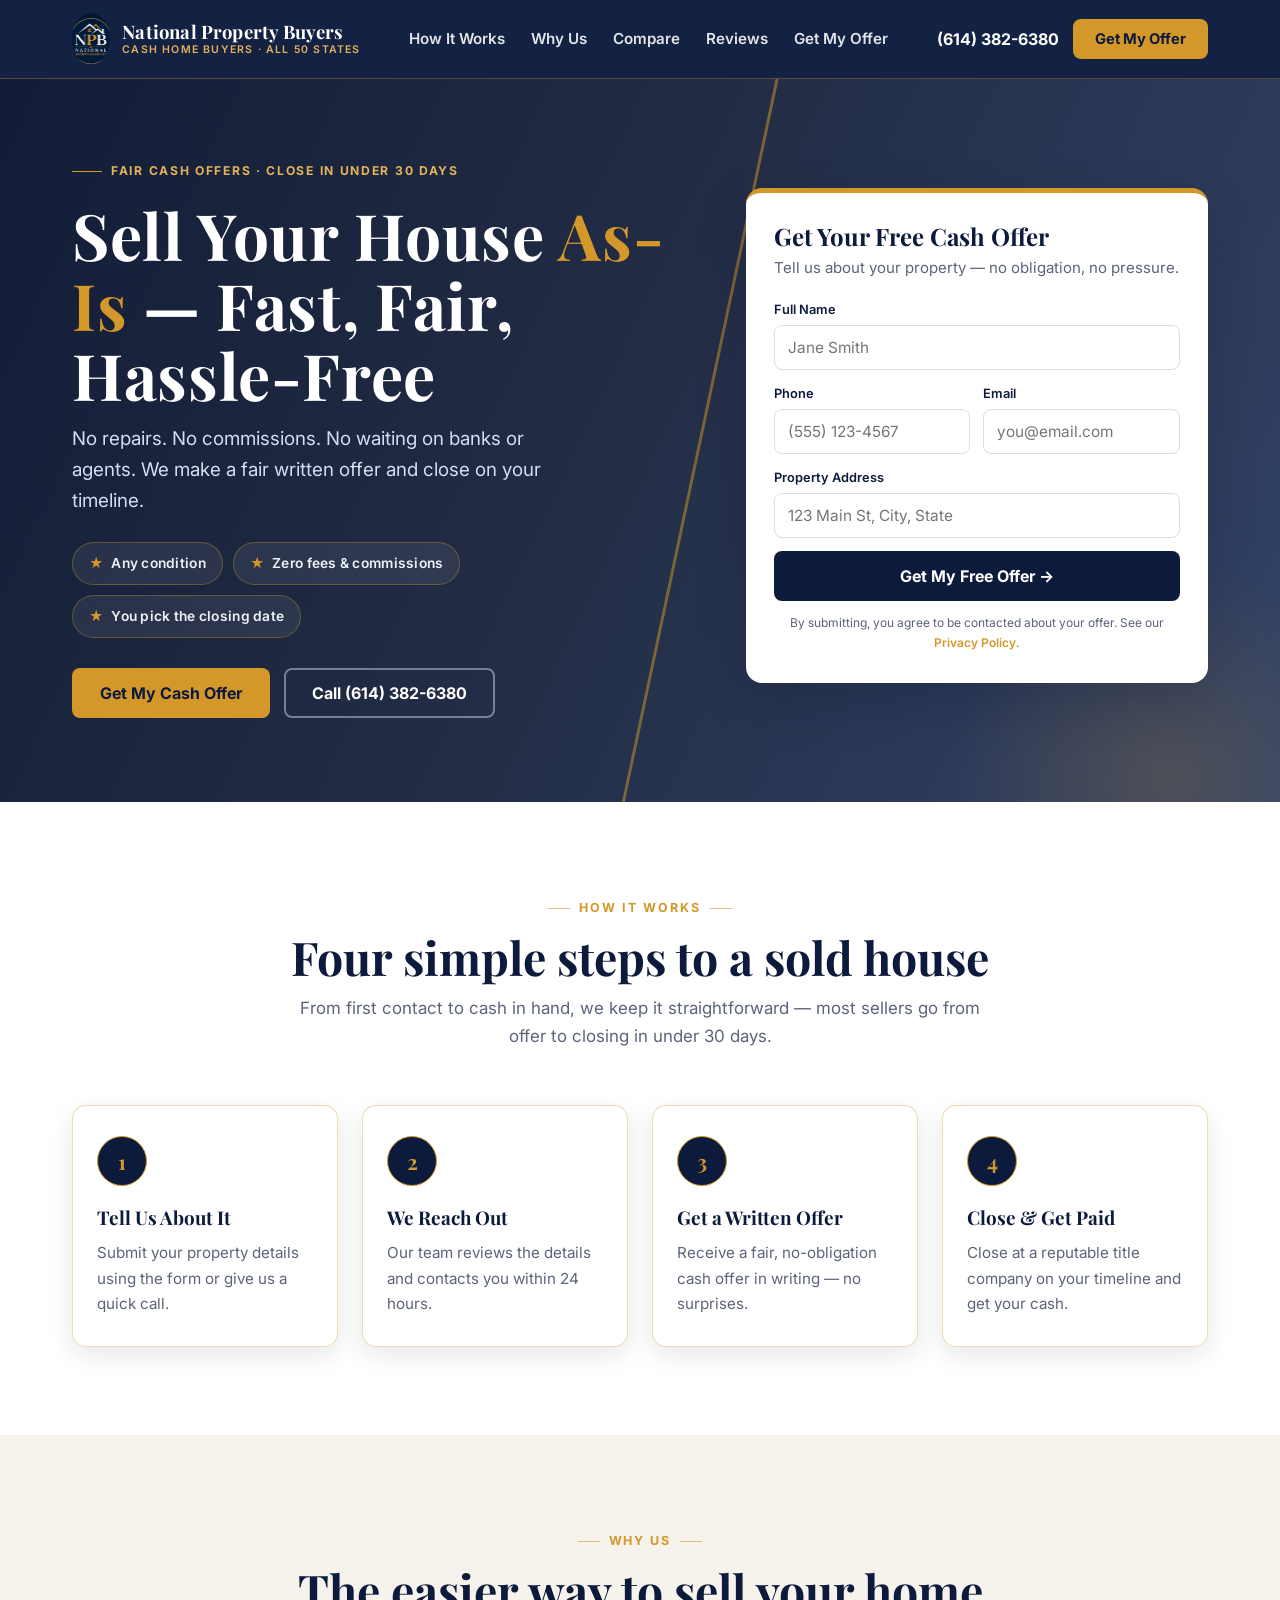
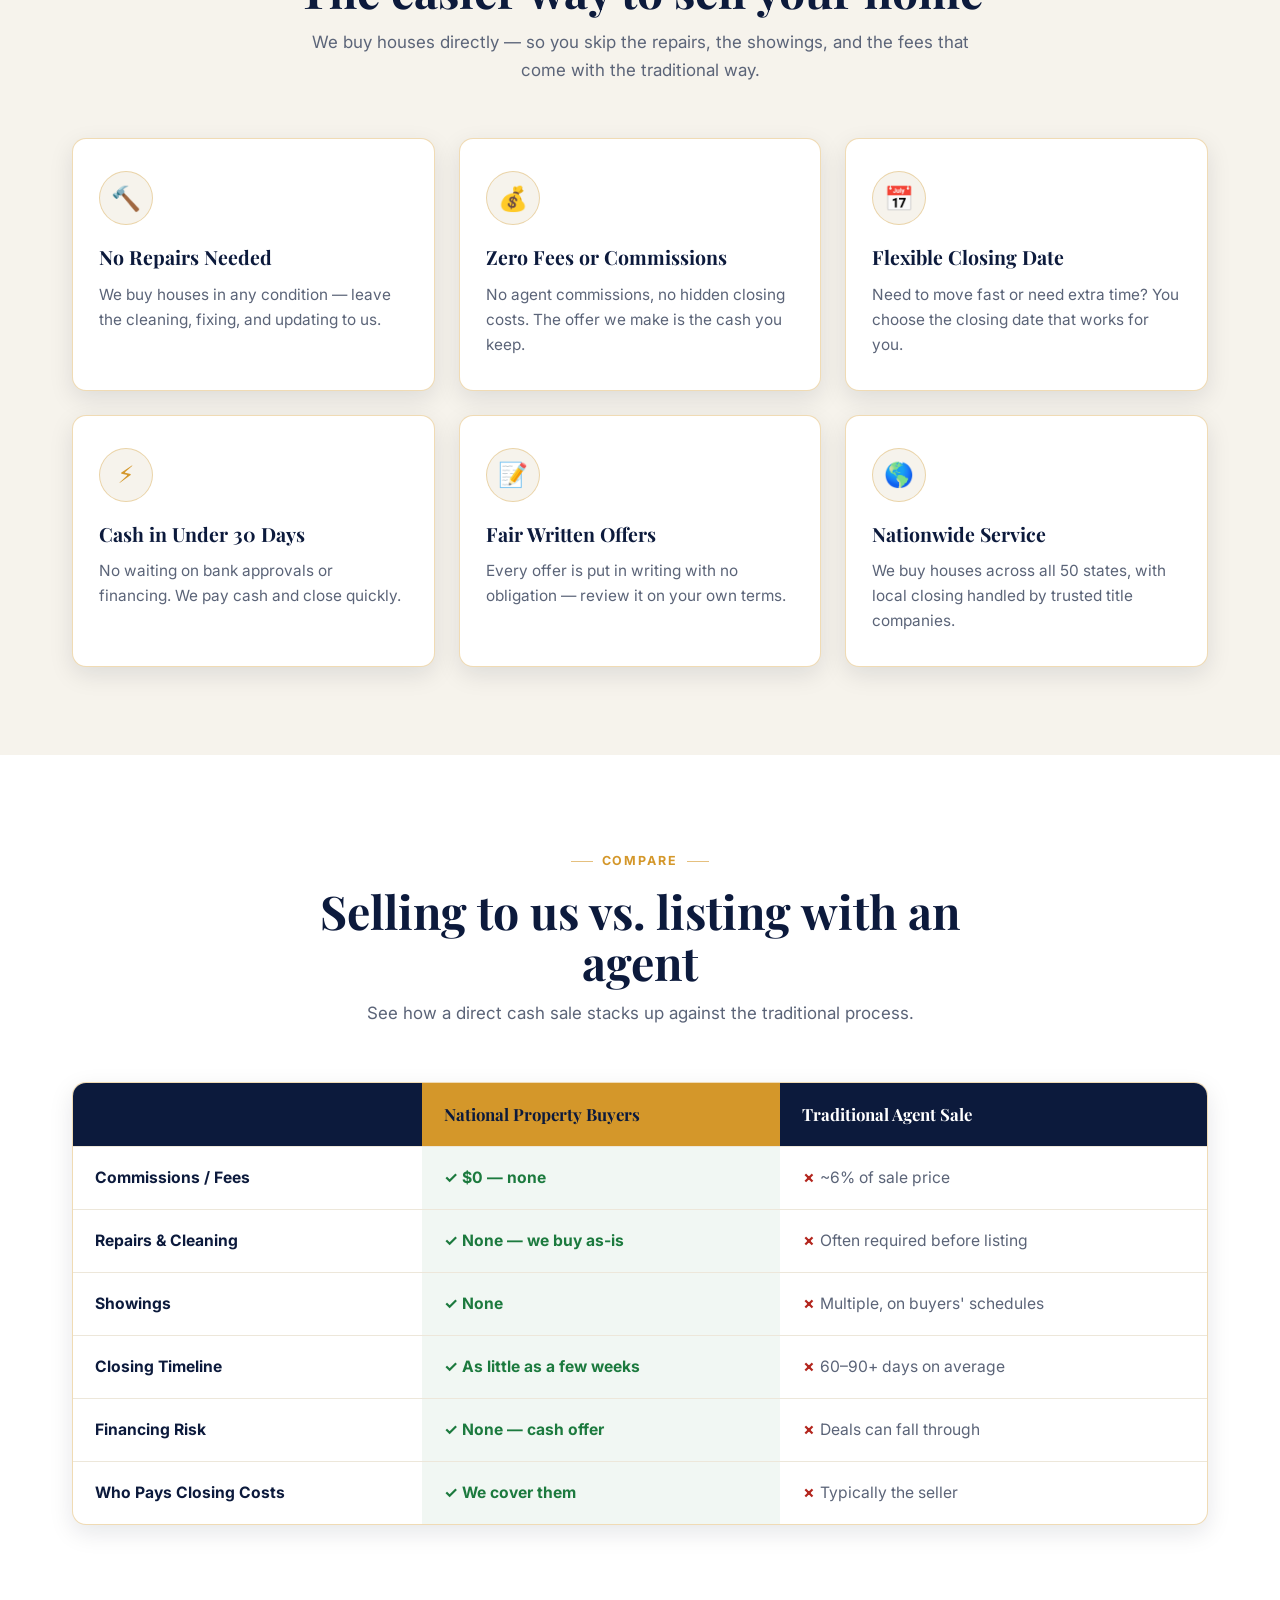
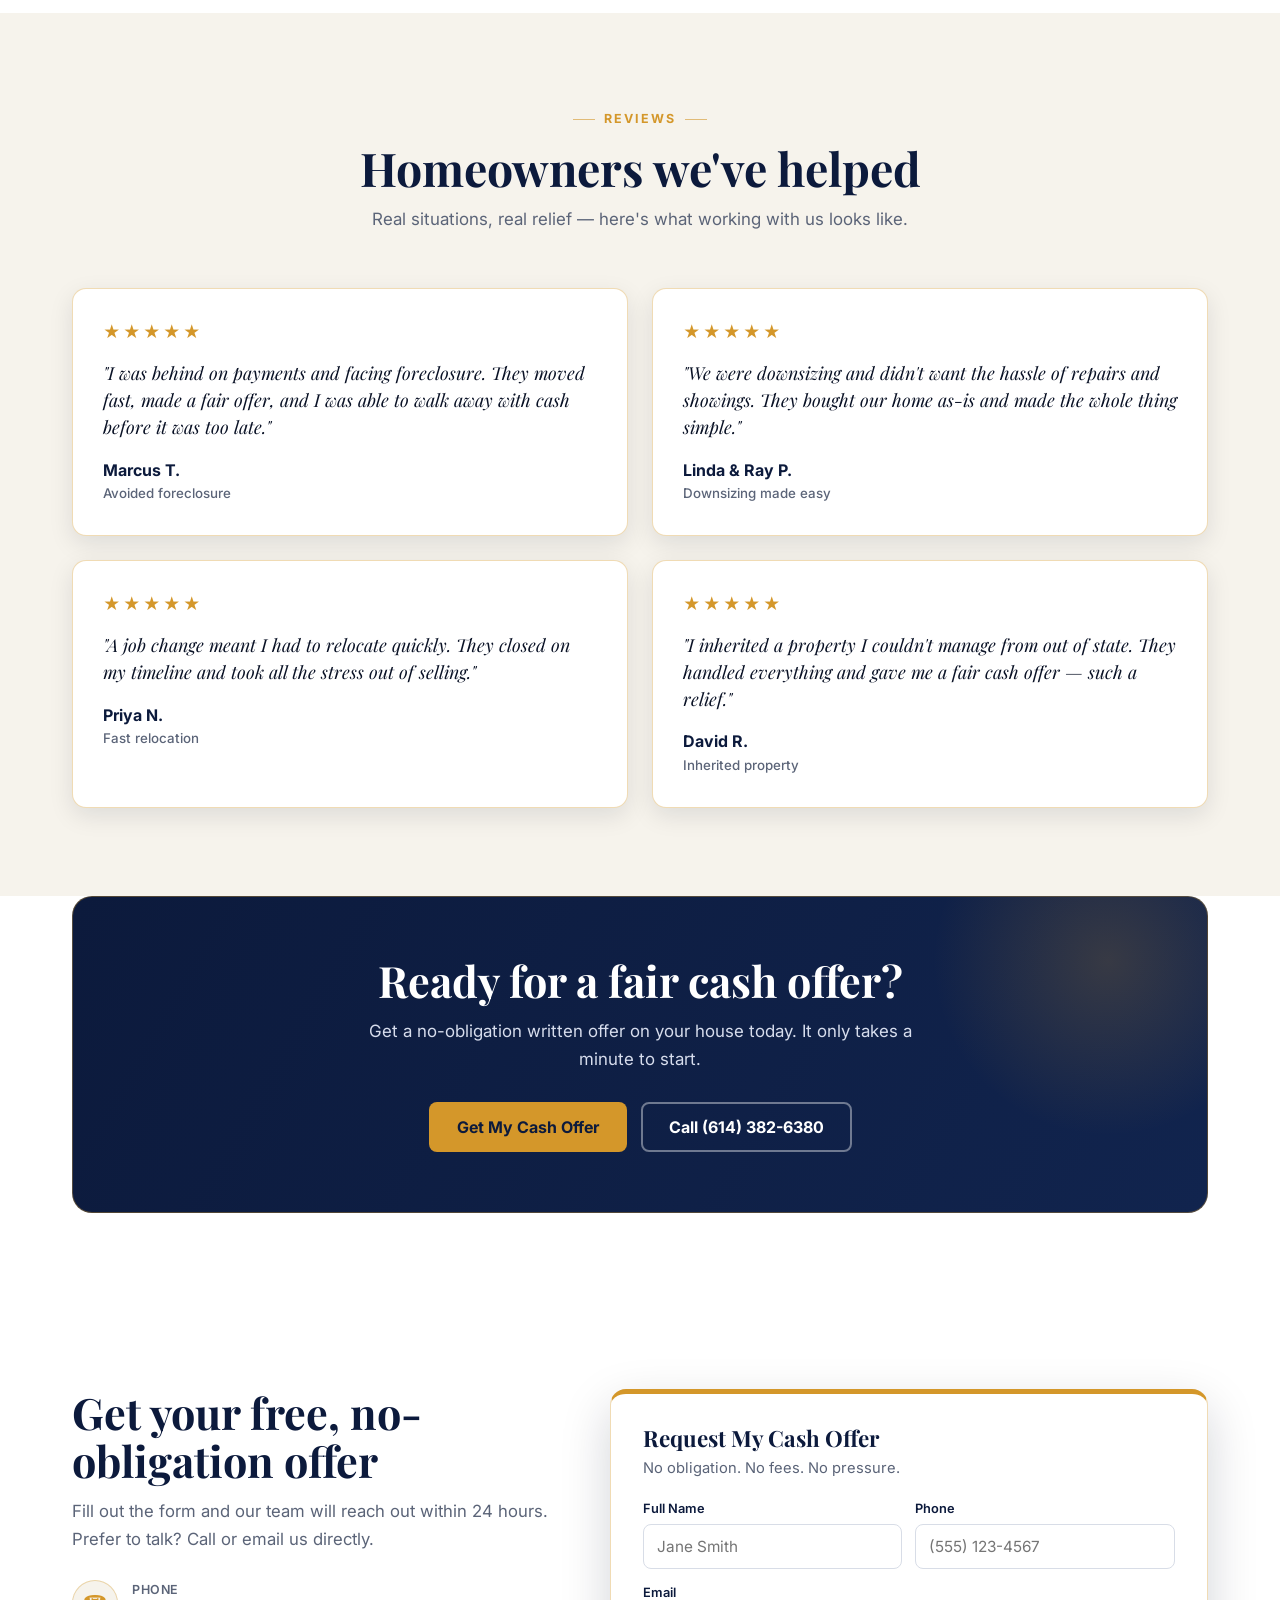
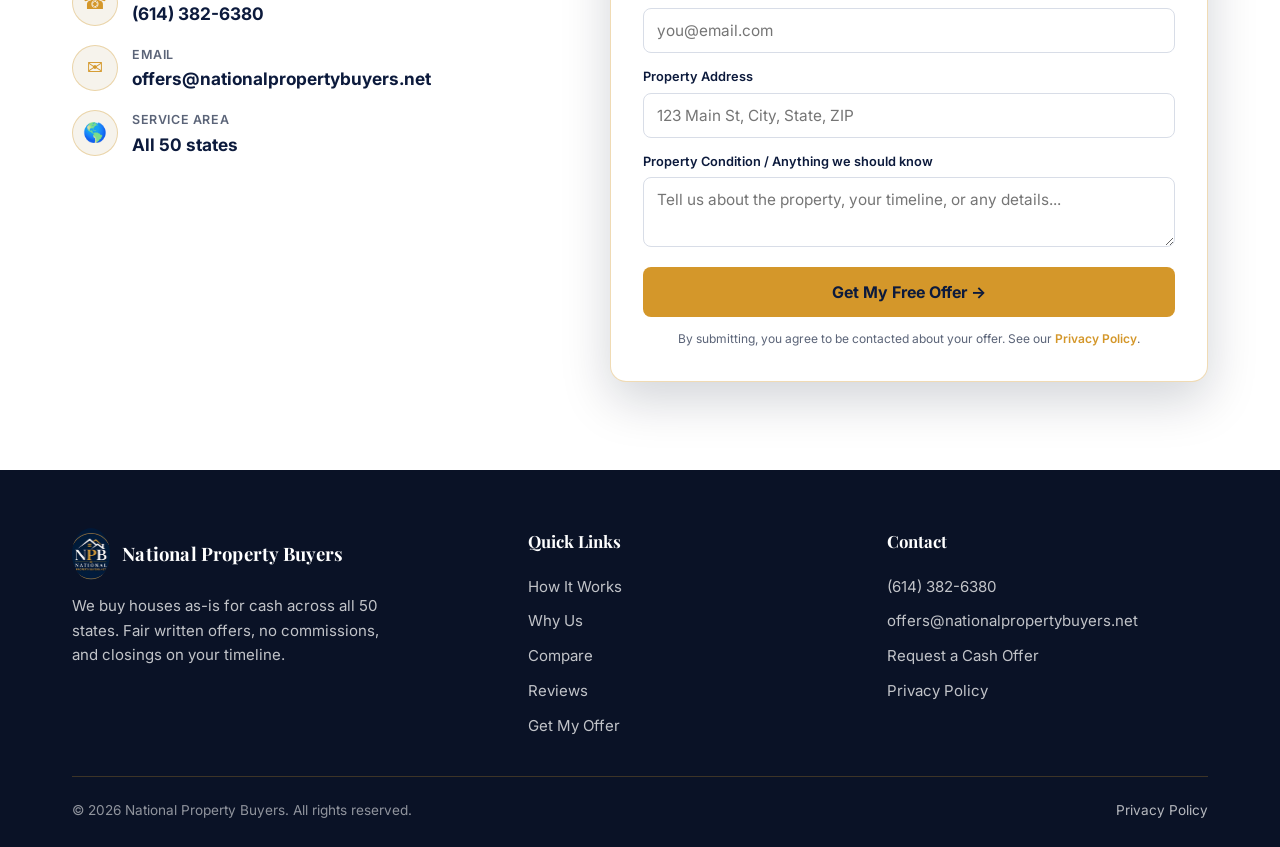
<file: national-property-buyers/index.html>
<!DOCTYPE html>
<html lang="en">
<head>
  <meta charset="UTF-8" />
  <meta name="viewport" content="width=device-width, initial-scale=1.0" />
  <title>National Property Buyers — Sell Your House As-Is, Fast &amp; Fair</title>
  <meta name="description" content="National Property Buyers pays cash for houses in any condition across all 50 states. No repairs, no commissions, no waiting. Get a fair written offer and close in under 30 days." />

  <!-- ===== Fonts (match brand: Playfair Display headings + Inter body) ===== -->
  <link rel="preconnect" href="https://fonts.googleapis.com" />
  <link rel="preconnect" href="https://fonts.gstatic.com" crossorigin />
  <link href="https://fonts.googleapis.com/css2?family=Inter:wght@400;500;600;700;800&family=Playfair+Display:wght@600;700;800&display=swap" rel="stylesheet" />

  <style>
    :root {
      --navy: #0c1a3c;
      --navy-2: #11244e;
      --gold: #d4972a;
      --gold-soft: #e3b25a;
      --ink: #0a1226;
      --cream: #f6f3ec;
      --paper: #ffffff;
      --muted: #5b6478;
      --line: rgba(212, 151, 42, .35);
      --good: #1c7a3e;
      --bad: #b3261e;
      --shadow: 0 18px 50px rgba(8, 16, 40, .18);
      --shadow-sm: 0 8px 24px rgba(8, 16, 40, .10);
      --maxw: 1180px;
      --serif: "Playfair Display", Georgia, "Times New Roman", serif;
      --sans: "Inter", system-ui, -apple-system, Segoe UI, Roboto, Arial, sans-serif;
    }

    * { box-sizing: border-box; margin: 0; padding: 0; }
    html { scroll-behavior: smooth; }
    body { font-family: var(--sans); color: var(--ink); background: var(--paper); line-height: 1.65; -webkit-font-smoothing: antialiased; }
    h1, h2, h3 { font-family: var(--serif); line-height: 1.1; font-weight: 700; }
    a { color: inherit; text-decoration: none; }
    img { max-width: 100%; display: block; }
    .wrap { width: 100%; max-width: var(--maxw); margin: 0 auto; padding: 0 22px; }

    /* ===== Buttons ===== */
    .btn { display: inline-flex; align-items: center; justify-content: center; gap: 9px; font-family: var(--sans); font-weight: 700; font-size: 1rem; line-height: 1; padding: 15px 26px; border-radius: 8px; cursor: pointer; border: 2px solid transparent; transition: transform .15s ease, box-shadow .15s ease, background .15s ease, color .15s ease; }
    .btn-gold { background: var(--gold); color: var(--navy); }
    .btn-gold:hover { background: var(--gold-soft); transform: translateY(-2px); box-shadow: 0 12px 26px rgba(212,151,42,.35); }
    .btn-ghost { background: transparent; color: #fff; border-color: rgba(255,255,255,.4); }
    .btn-ghost:hover { border-color: var(--gold); color: var(--gold); }
    .btn-navy { background: var(--navy); color: #fff; }
    .btn-navy:hover { background: var(--navy-2); transform: translateY(-2px); }
    .btn-block { width: 100%; }

    /* ===== Header ===== */
    header { position: sticky; top: 0; z-index: 50; background: rgba(12,26,60,.97); backdrop-filter: blur(8px); border-bottom: 1px solid var(--line); }
    .nav { display: flex; align-items: center; justify-content: space-between; height: 78px; }
    .brand { display: flex; align-items: center; gap: 12px; color: #fff; }
    .brand img { height: 52px; width: auto; border-radius: 50%; }
    .brand .bname { font-family: var(--serif); font-weight: 700; font-size: 1.16rem; letter-spacing: .01em; line-height: 1.1; }
    .brand .bname small { display: block; font-family: var(--sans); font-size: .66rem; font-weight: 600; color: var(--gold-soft); letter-spacing: 1.2px; text-transform: uppercase; margin-top: 2px; }
    .nav-links { display: flex; align-items: center; gap: 26px; }
    .nav-links a { font-weight: 600; color: rgba(255,255,255,.88); font-size: .95rem; }
    .nav-links a:hover { color: var(--gold); }
    .nav-cta { display: flex; align-items: center; gap: 14px; }
    .nav-phone { font-weight: 700; color: #fff; white-space: nowrap; }
    .nav-phone:hover { color: var(--gold); }
    .menu-toggle { display: none; background: none; border: 0; cursor: pointer; font-size: 1.6rem; color: #fff; }

    /* ===== Hero ===== */
    .hero { position: relative; overflow: hidden; color: #fff;
      background: linear-gradient(115deg, rgba(10,21,48,.97) 0%, rgba(10,21,48,.90) 46%, rgba(17,36,78,.86) 100%); }
    .hero::after { /* gold swoosh signature */
      content: ""; position: absolute; left: -6%; top: -20%; width: 60%; height: 150%;
      border-right: 3px solid var(--gold); transform: skewX(-12deg); opacity: .5; pointer-events: none; }
    .hero::before { content: ""; position: absolute; right: -10%; bottom: -30%; width: 480px; height: 480px;
      background: radial-gradient(circle, rgba(212,151,42,.18), transparent 65%); pointer-events: none; }
    .hero-grid { position: relative; z-index: 2; display: grid; grid-template-columns: 1.15fr .85fr; gap: 48px; align-items: center; padding: 74px 0 84px; }
    .eyebrow { display: inline-flex; align-items: center; gap: 9px; font-family: var(--sans); text-transform: uppercase; letter-spacing: .14em; font-size: .76rem; font-weight: 700; color: var(--gold-soft); }
    .eyebrow .line { width: 30px; height: 1px; background: var(--gold); }
    .hero h1 { font-size: clamp(2.4rem, 5vw, 4rem); margin: 18px 0 12px; letter-spacing: .01em; }
    .hero h1 em { font-style: normal; color: var(--gold); }
    .hero p.lead { font-size: 1.18rem; color: #d7dded; max-width: 42ch; margin: 0 0 26px; }
    .pills { display: flex; flex-wrap: wrap; gap: 10px; margin: 22px 0 30px; }
    .pill { display: inline-flex; align-items: center; gap: 8px; padding: 9px 16px; border-radius: 999px; font-size: .86rem; font-weight: 600; letter-spacing: .02em; background: rgba(255,255,255,.07); border: 1px solid var(--line); color: #eef1f8; }
    .pill .star { color: var(--gold); }
    .hero-cta { display: flex; gap: 14px; flex-wrap: wrap; }

    /* Lead form card */
    .lead-card { background: var(--paper); color: var(--ink); border-radius: 16px; padding: 30px 28px; box-shadow: var(--shadow); border-top: 5px solid var(--gold); }
    .lead-card h3 { font-size: 1.5rem; color: var(--navy); }
    .lead-card .sub { font-family: var(--sans); color: var(--muted); font-size: .94rem; margin: 7px 0 18px; }
    .field { margin-bottom: 13px; }
    .field label { display: block; font-size: .8rem; font-weight: 600; color: var(--navy); margin-bottom: 5px; }
    .field input, .field textarea { width: 100%; padding: 12px 13px; border: 1.5px solid #d8dde7; border-radius: 8px; font-family: var(--sans); font-size: .96rem; color: var(--ink); background: #fff; }
    .field input:focus, .field textarea:focus { outline: none; border-color: var(--gold); box-shadow: 0 0 0 3px rgba(212,151,42,.18); }
    .field textarea { resize: vertical; min-height: 70px; }
    .form-note { font-size: .75rem; color: var(--muted); margin-top: 12px; text-align: center; }
    .form-note a { color: var(--gold); font-weight: 600; }

    /* ===== Section base ===== */
    section { padding: 88px 0; }
    .cream { background: var(--cream); }
    .navy-sec { background: var(--navy); color: #fff; }
    .section-head { text-align: center; max-width: 700px; margin: 0 auto 54px; }
    .tag { display: inline-flex; align-items: center; gap: 9px; font-family: var(--sans); color: var(--gold); font-weight: 700; letter-spacing: .16em; text-transform: uppercase; font-size: .78rem; margin-bottom: 14px; }
    .tag::before, .tag::after { content: ""; width: 22px; height: 1px; background: var(--gold); opacity: .6; }
    .section-head h2 { font-size: clamp(2rem, 4vw, 2.9rem); color: var(--navy); margin-bottom: 12px; }
    .navy-sec .section-head h2 { color: #fff; }
    .section-head p { font-family: var(--sans); color: var(--muted); font-size: 1.06rem; }
    .navy-sec .section-head p { color: #c9d1e3; }

    /* ===== Steps ===== */
    .steps { display: grid; grid-template-columns: repeat(4, 1fr); gap: 24px; }
    .step { background: var(--paper); border: 1px solid var(--line); border-radius: 14px; padding: 30px 24px; box-shadow: var(--shadow-sm); position: relative; }
    .step .num { font-family: var(--serif); width: 50px; height: 50px; border-radius: 50%; background: var(--navy); color: var(--gold); font-weight: 700; font-size: 1.3rem; display: grid; place-items: center; margin-bottom: 16px; border: 1px solid var(--gold); }
    .step h4 { font-family: var(--serif); font-size: 1.18rem; color: var(--navy); margin-bottom: 7px; }
    .step p { font-family: var(--sans); color: var(--muted); font-size: .95rem; }

    /* ===== Why us ===== */
    .why-grid { display: grid; grid-template-columns: repeat(3, 1fr); gap: 24px; }
    .why-card { background: var(--paper); border: 1px solid var(--line); border-radius: 14px; padding: 32px 26px; box-shadow: var(--shadow-sm); transition: transform .15s ease, box-shadow .15s ease; }
    .why-card:hover { transform: translateY(-4px); box-shadow: var(--shadow); }
    .why-card .ico { width: 54px; height: 54px; border-radius: 50%; background: var(--cream); color: var(--gold); display: grid; place-items: center; font-size: 1.5rem; margin-bottom: 16px; border: 1px solid var(--line); }
    .why-card h4 { font-family: var(--serif); color: var(--navy); font-size: 1.22rem; margin-bottom: 8px; }
    .why-card p { font-family: var(--sans); color: var(--muted); font-size: .96rem; }

    /* ===== Compare ===== */
    .compare-table { width: 100%; border-collapse: separate; border-spacing: 0; background: var(--paper); border: 1px solid var(--line); border-radius: 14px; overflow: hidden; box-shadow: var(--shadow-sm); font-family: var(--sans); }
    .compare-table th, .compare-table td { padding: 18px 22px; text-align: left; border-bottom: 1px solid #ede7da; font-size: .98rem; }
    .compare-table thead th { font-family: var(--serif); background: var(--navy); color: #fff; font-size: 1.05rem; font-weight: 700; }
    .compare-table thead th.you { background: var(--gold); color: var(--navy); }
    .compare-table tbody tr:last-child td { border-bottom: 0; }
    .compare-table td.feature { font-weight: 700; color: var(--navy); }
    .compare-table td.them { color: var(--muted); }
    .compare-table td.us { color: var(--good); font-weight: 700; }
    .compare-table .col-us { background: rgba(28,122,62,.06); }
    .compare-table td.them::before { content: "\2717  "; color: var(--bad); font-weight: 700; }
    .compare-table td.us::before { content: "\2713  "; color: var(--good); font-weight: 700; }

    /* ===== Reviews ===== */
    .reviews { display: grid; grid-template-columns: repeat(2, 1fr); gap: 24px; }
    .review { background: var(--paper); border: 1px solid var(--line); border-radius: 14px; padding: 30px; box-shadow: var(--shadow-sm); }
    .stars { color: var(--gold); font-size: 1.05rem; margin-bottom: 13px; letter-spacing: 3px; }
    .review p { font-family: var(--serif); color: var(--ink); font-size: 1.12rem; font-style: italic; line-height: 1.5; }
    .review .who { font-family: var(--sans); margin-top: 16px; font-weight: 700; color: var(--navy); font-style: normal; }
    .review .who small { display: block; font-weight: 500; color: var(--muted); font-style: normal; }

    /* ===== CTA band ===== */
    .cta-band { position: relative; overflow: hidden; background: linear-gradient(120deg, var(--navy) 0%, var(--navy-2) 100%); color: #fff; border-radius: 20px; padding: 60px 44px; text-align: center; border: 1px solid var(--line); }
    .cta-band::after { content: ""; position: absolute; right: -8%; top: -40%; width: 380px; height: 380px; background: radial-gradient(circle, rgba(212,151,42,.20), transparent 65%); }
    .cta-band h2 { position: relative; font-size: clamp(1.9rem, 3.4vw, 2.7rem); }
    .cta-band p { position: relative; font-family: var(--sans); margin: 14px auto 28px; color: #d7dded; max-width: 560px; font-size: 1.06rem; }
    .cta-actions { position: relative; display: flex; flex-wrap: wrap; gap: 14px; justify-content: center; }

    /* ===== Contact ===== */
    #contact .grid { display: grid; grid-template-columns: .9fr 1.1fr; gap: 48px; align-items: start; }
    .contact-info h2 { font-size: clamp(2rem, 4vw, 2.7rem); color: var(--navy); }
    .contact-info p.intro { font-family: var(--sans); color: var(--muted); margin-top: 14px; font-size: 1.05rem; }
    .contact-list { margin-top: 26px; display: grid; gap: 16px; }
    .contact-item { display: flex; gap: 14px; align-items: flex-start; }
    .contact-item .ico { width: 46px; height: 46px; border-radius: 50%; background: var(--cream); color: var(--gold); display: grid; place-items: center; font-size: 1.2rem; flex-shrink: 0; border: 1px solid var(--line); }
    .contact-item .label { font-family: var(--sans); font-size: .78rem; color: var(--muted); font-weight: 600; text-transform: uppercase; letter-spacing: .6px; }
    .contact-item .val { font-family: var(--sans); font-weight: 700; color: var(--navy); font-size: 1.08rem; }
    .contact-form { background: var(--paper); border: 1px solid var(--line); border-radius: 16px; padding: 32px; box-shadow: var(--shadow); border-top: 5px solid var(--gold); }
    .contact-form h3 { color: var(--navy); font-size: 1.4rem; margin-bottom: 5px; }
    .contact-form .sub { font-family: var(--sans); color: var(--muted); font-size: .92rem; margin-bottom: 18px; }
    .grid-2 { display: grid; grid-template-columns: 1fr 1fr; gap: 13px; }

    /* ===== Footer ===== */
    footer { background: var(--ink); color: rgba(255,255,255,.75); padding: 58px 0 26px; }
    .footer-top { display: grid; grid-template-columns: 1.3fr 1fr 1fr; gap: 38px; padding-bottom: 32px; border-bottom: 1px solid rgba(212,151,42,.25); }
    .footer-brand .brand { margin-bottom: 14px; }
    .footer-brand p { font-family: var(--sans); font-size: .94rem; max-width: 330px; }
    .footer-col h5 { font-family: var(--serif); color: #fff; font-size: 1.05rem; margin-bottom: 14px; }
    .footer-col a { font-family: var(--sans); display: block; padding: 5px 0; font-size: .94rem; }
    .footer-col a:hover { color: var(--gold); }
    .footer-bottom { font-family: var(--sans); display: flex; flex-wrap: wrap; gap: 10px; justify-content: space-between; padding-top: 22px; font-size: .85rem; color: rgba(255,255,255,.55); }
    .footer-bottom a { color: rgba(255,255,255,.7); }
    .footer-bottom a:hover { color: var(--gold); }

    /* ===== Responsive ===== */
    @media (max-width: 920px) {
      .hero-grid { grid-template-columns: 1fr; gap: 34px; padding: 48px 0 60px; }
      .steps { grid-template-columns: 1fr 1fr; }
      .why-grid { grid-template-columns: 1fr; }
      .reviews { grid-template-columns: 1fr; }
      #contact .grid { grid-template-columns: 1fr; }
      .footer-top { grid-template-columns: 1fr; gap: 26px; }
      .nav-links, .nav-phone { display: none; }
      .menu-toggle { display: block; }
      .nav-links.open { display: flex; flex-direction: column; position: absolute; top: 78px; left: 0; right: 0; background: var(--navy); border-bottom: 1px solid var(--line); padding: 18px 22px; gap: 16px; }
    }
    @media (max-width: 520px) {
      .steps { grid-template-columns: 1fr; }
      .grid-2 { grid-template-columns: 1fr; }
      .cta-band { padding: 42px 22px; }
      section { padding: 62px 0; }
    }
  </style>
</head>
<body>

  <!-- ===================== HEADER ===================== -->
  <header>
    <div class="wrap nav">
      <a href="#top" class="brand">
        <img src="assets/img/npb-logo.png" alt="National Property Buyers logo" />
        <span class="bname">National Property Buyers<small>Cash Home Buyers · All 50 States</small></span>
      </a>
      <nav class="nav-links" id="navLinks">
        <a href="#how">How It Works</a>
        <a href="#why">Why Us</a>
        <a href="#compare">Compare</a>
        <a href="#reviews">Reviews</a>
        <a href="#contact">Get My Offer</a>
      </nav>
      <div class="nav-cta">
        <a href="tel:+16143826380" class="nav-phone">(614) 382-6380</a>
        <a href="#contact" class="btn btn-gold" style="padding:11px 20px;font-size:.92rem;">Get My Offer</a>
        <button class="menu-toggle" id="menuToggle" aria-label="Toggle menu">&#9776;</button>
      </div>
    </div>
  </header>

  <!-- ===================== HERO ===================== -->
  <section class="hero" id="top" style="padding:0;">
    <div class="wrap">
      <div class="hero-grid">
        <div>
          <span class="eyebrow"><span class="line"></span> Fair cash offers · Close in under 30 days</span>
          <h1>Sell Your House <em>As-Is</em> — Fast, Fair, Hassle-Free</h1>
          <p class="lead">No repairs. No commissions. No waiting on banks or agents. We make a fair written offer and close on your timeline.</p>
          <div class="pills">
            <span class="pill"><span class="star">&#9733;</span> Any condition</span>
            <span class="pill"><span class="star">&#9733;</span> Zero fees &amp; commissions</span>
            <span class="pill"><span class="star">&#9733;</span> You pick the closing date</span>
          </div>
          <div class="hero-cta">
            <a href="#contact" class="btn btn-gold">Get My Cash Offer</a>
            <a href="tel:+16143826380" class="btn btn-ghost">Call (614) 382-6380</a>
          </div>
        </div>

        <!-- Lead form card -->
        <div class="lead-card">
          <h3>Get Your Free Cash Offer</h3>
          <p class="sub">Tell us about your property — no obligation, no pressure.</p>
          <form onsubmit="return sendOffer(event,'hero')">
            <div class="field">
              <label for="h-name">Full Name</label>
              <input id="h-name" name="name" type="text" placeholder="Jane Smith" required />
            </div>
            <div class="grid-2">
              <div class="field">
                <label for="h-phone">Phone</label>
                <input id="h-phone" name="phone" type="tel" placeholder="(555) 123-4567" required />
              </div>
              <div class="field">
                <label for="h-email">Email</label>
                <input id="h-email" name="email" type="email" placeholder="you@email.com" required />
              </div>
            </div>
            <div class="field">
              <label for="h-address">Property Address</label>
              <input id="h-address" name="address" type="text" placeholder="123 Main St, City, State" required />
            </div>
            <button type="submit" class="btn btn-navy btn-block">Get My Free Offer &rarr;</button>
            <p class="form-note">By submitting, you agree to be contacted about your offer. See our <a href="privacypolicy.html">Privacy Policy</a>.</p>
          </form>
        </div>
      </div>
    </div>
  </section>

  <!-- ===================== HOW IT WORKS ===================== -->
  <section id="how">
    <div class="wrap">
      <div class="section-head">
        <span class="tag">How It Works</span>
        <h2>Four simple steps to a sold house</h2>
        <p>From first contact to cash in hand, we keep it straightforward — most sellers go from offer to closing in under 30 days.</p>
      </div>
      <div class="steps">
        <div class="step"><div class="num">1</div><h4>Tell Us About It</h4><p>Submit your property details using the form or give us a quick call.</p></div>
        <div class="step"><div class="num">2</div><h4>We Reach Out</h4><p>Our team reviews the details and contacts you within 24 hours.</p></div>
        <div class="step"><div class="num">3</div><h4>Get a Written Offer</h4><p>Receive a fair, no-obligation cash offer in writing — no surprises.</p></div>
        <div class="step"><div class="num">4</div><h4>Close &amp; Get Paid</h4><p>Close at a reputable title company on your timeline and get your cash.</p></div>
      </div>
    </div>
  </section>

  <!-- ===================== WHY US ===================== -->
  <section id="why" class="cream">
    <div class="wrap">
      <div class="section-head">
        <span class="tag">Why Us</span>
        <h2>The easier way to sell your home</h2>
        <p>We buy houses directly — so you skip the repairs, the showings, and the fees that come with the traditional way.</p>
      </div>
      <div class="why-grid">
        <div class="why-card"><div class="ico">&#128296;</div><h4>No Repairs Needed</h4><p>We buy houses in any condition — leave the cleaning, fixing, and updating to us.</p></div>
        <div class="why-card"><div class="ico">&#128176;</div><h4>Zero Fees or Commissions</h4><p>No agent commissions, no hidden closing costs. The offer we make is the cash you keep.</p></div>
        <div class="why-card"><div class="ico">&#128197;</div><h4>Flexible Closing Date</h4><p>Need to move fast or need extra time? You choose the closing date that works for you.</p></div>
        <div class="why-card"><div class="ico">&#9889;</div><h4>Cash in Under 30 Days</h4><p>No waiting on bank approvals or financing. We pay cash and close quickly.</p></div>
        <div class="why-card"><div class="ico">&#128221;</div><h4>Fair Written Offers</h4><p>Every offer is put in writing with no obligation — review it on your own terms.</p></div>
        <div class="why-card"><div class="ico">&#127758;</div><h4>Nationwide Service</h4><p>We buy houses across all 50 states, with local closing handled by trusted title companies.</p></div>
      </div>
    </div>
  </section>

  <!-- ===================== COMPARE ===================== -->
  <section id="compare">
    <div class="wrap">
      <div class="section-head">
        <span class="tag">Compare</span>
        <h2>Selling to us vs. listing with an agent</h2>
        <p>See how a direct cash sale stacks up against the traditional process.</p>
      </div>
      <table class="compare-table">
        <thead>
          <tr><th>&nbsp;</th><th class="you">National Property Buyers</th><th>Traditional Agent Sale</th></tr>
        </thead>
        <tbody>
          <tr><td class="feature">Commissions / Fees</td><td class="us col-us">$0 — none</td><td class="them">~6% of sale price</td></tr>
          <tr><td class="feature">Repairs &amp; Cleaning</td><td class="us col-us">None — we buy as-is</td><td class="them">Often required before listing</td></tr>
          <tr><td class="feature">Showings</td><td class="us col-us">None</td><td class="them">Multiple, on buyers' schedules</td></tr>
          <tr><td class="feature">Closing Timeline</td><td class="us col-us">As little as a few weeks</td><td class="them">60–90+ days on average</td></tr>
          <tr><td class="feature">Financing Risk</td><td class="us col-us">None — cash offer</td><td class="them">Deals can fall through</td></tr>
          <tr><td class="feature">Who Pays Closing Costs</td><td class="us col-us">We cover them</td><td class="them">Typically the seller</td></tr>
        </tbody>
      </table>
    </div>
  </section>

  <!-- ===================== REVIEWS ===================== -->
  <section id="reviews" class="cream">
    <div class="wrap">
      <div class="section-head">
        <span class="tag">Reviews</span>
        <h2>Homeowners we've helped</h2>
        <p>Real situations, real relief — here's what working with us looks like.</p>
      </div>
      <div class="reviews">
        <div class="review"><div class="stars">&#9733;&#9733;&#9733;&#9733;&#9733;</div><p>"I was behind on payments and facing foreclosure. They moved fast, made a fair offer, and I was able to walk away with cash before it was too late."</p><div class="who">Marcus T.<small>Avoided foreclosure</small></div></div>
        <div class="review"><div class="stars">&#9733;&#9733;&#9733;&#9733;&#9733;</div><p>"We were downsizing and didn't want the hassle of repairs and showings. They bought our home as-is and made the whole thing simple."</p><div class="who">Linda &amp; Ray P.<small>Downsizing made easy</small></div></div>
        <div class="review"><div class="stars">&#9733;&#9733;&#9733;&#9733;&#9733;</div><p>"A job change meant I had to relocate quickly. They closed on my timeline and took all the stress out of selling."</p><div class="who">Priya N.<small>Fast relocation</small></div></div>
        <div class="review"><div class="stars">&#9733;&#9733;&#9733;&#9733;&#9733;</div><p>"I inherited a property I couldn't manage from out of state. They handled everything and gave me a fair cash offer — such a relief."</p><div class="who">David R.<small>Inherited property</small></div></div>
      </div>
    </div>
  </section>

  <!-- ===================== CTA BAND ===================== -->
  <section style="padding-top:0;">
    <div class="wrap">
      <div class="cta-band">
        <h2>Ready for a fair cash offer?</h2>
        <p>Get a no-obligation written offer on your house today. It only takes a minute to start.</p>
        <div class="cta-actions">
          <a href="#contact" class="btn btn-gold">Get My Cash Offer</a>
          <a href="tel:+16143826380" class="btn btn-ghost">Call (614) 382-6380</a>
        </div>
      </div>
    </div>
  </section>

  <!-- ===================== CONTACT ===================== -->
  <section id="contact">
    <div class="wrap">
      <div class="grid">
        <div class="contact-info">
          <h2>Get your free, no-obligation offer</h2>
          <p class="intro">Fill out the form and our team will reach out within 24 hours. Prefer to talk? Call or email us directly.</p>
          <div class="contact-list">
            <div class="contact-item"><div class="ico">&#9742;</div><div><div class="label">Phone</div><a href="tel:+16143826380" class="val">(614) 382-6380</a></div></div>
            <div class="contact-item"><div class="ico">&#9993;</div><div><div class="label">Email</div><a href="mailto:offers@nationalpropertybuyers.net" class="val">offers@nationalpropertybuyers.net</a></div></div>
            <div class="contact-item"><div class="ico">&#127758;</div><div><div class="label">Service Area</div><div class="val">All 50 states</div></div></div>
          </div>
        </div>

        <div class="contact-form">
          <h3>Request My Cash Offer</h3>
          <p class="sub">No obligation. No fees. No pressure.</p>
          <form onsubmit="return sendOffer(event,'contact')">
            <div class="grid-2">
              <div class="field"><label for="c-name">Full Name</label><input id="c-name" name="name" type="text" placeholder="Jane Smith" required /></div>
              <div class="field"><label for="c-phone">Phone</label><input id="c-phone" name="phone" type="tel" placeholder="(555) 123-4567" required /></div>
            </div>
            <div class="field"><label for="c-email">Email</label><input id="c-email" name="email" type="email" placeholder="you@email.com" required /></div>
            <div class="field"><label for="c-address">Property Address</label><input id="c-address" name="address" type="text" placeholder="123 Main St, City, State, ZIP" required /></div>
            <div class="field"><label for="c-condition">Property Condition / Anything we should know</label><textarea id="c-condition" name="condition" placeholder="Tell us about the property, your timeline, or any details..."></textarea></div>
            <button type="submit" class="btn btn-gold btn-block">Get My Free Offer &rarr;</button>
            <p class="form-note">By submitting, you agree to be contacted about your offer. See our <a href="privacypolicy.html">Privacy Policy</a>.</p>
          </form>
        </div>
      </div>
    </div>
  </section>

  <!-- ===================== FOOTER ===================== -->
  <footer>
    <div class="wrap">
      <div class="footer-top">
        <div class="footer-brand">
          <a href="#top" class="brand">
            <img src="assets/img/npb-logo.png" alt="National Property Buyers logo" />
            <span class="bname">National Property Buyers</span>
          </a>
          <p>We buy houses as-is for cash across all 50 states. Fair written offers, no commissions, and closings on your timeline.</p>
        </div>
        <div class="footer-col">
          <h5>Quick Links</h5>
          <a href="#how">How It Works</a>
          <a href="#why">Why Us</a>
          <a href="#compare">Compare</a>
          <a href="#reviews">Reviews</a>
          <a href="#contact">Get My Offer</a>
        </div>
        <div class="footer-col">
          <h5>Contact</h5>
          <a href="tel:+16143826380">(614) 382-6380</a>
          <a href="mailto:offers@nationalpropertybuyers.net">offers@nationalpropertybuyers.net</a>
          <a href="#contact">Request a Cash Offer</a>
          <a href="privacypolicy.html">Privacy Policy</a>
        </div>
      </div>
      <div class="footer-bottom">
        <div>&copy; <span id="year"></span> National Property Buyers. All rights reserved.</div>
        <div><a href="privacypolicy.html">Privacy Policy</a></div>
      </div>
    </div>
  </footer>

  <!-- ===================== SCRIPTS ===================== -->
  <script>
    document.getElementById('year').textContent = new Date().getFullYear();

    var toggle = document.getElementById('menuToggle');
    var links = document.getElementById('navLinks');
    if (toggle) {
      toggle.addEventListener('click', function () { links.classList.toggle('open'); });
      links.querySelectorAll('a').forEach(function (a) { a.addEventListener('click', function () { links.classList.remove('open'); }); });
    }

    // Form handler — composes an email to your inbox (works on static hosting with no backend).
    // To use a form service instead (e.g. Formspree), see HOSTINGER-INSTRUCTIONS.md.
    function sendOffer(e, source) {
      e.preventDefault();
      var f = e.target;
      var get = function (n) { var el = f.querySelector('[name="' + n + '"]'); return el ? el.value : ''; };
      var name = get('name'), phone = get('phone'), email = get('email'), address = get('address'), condition = get('condition');
      var subject = 'New Cash Offer Request — ' + (name || 'Website');
      var body = 'New offer request from the website (' + source + ' form):\n\n'
        + 'Name: ' + name + '\n' + 'Phone: ' + phone + '\n' + 'Email: ' + email + '\n'
        + 'Property Address: ' + address + '\n' + (condition ? 'Notes / Condition: ' + condition + '\n' : '');
      window.location.href = 'mailto:offers@nationalpropertybuyers.net?subject=' + encodeURIComponent(subject) + '&body=' + encodeURIComponent(body);
      return false;
    }
  </script>
</body>
</html>
</file>
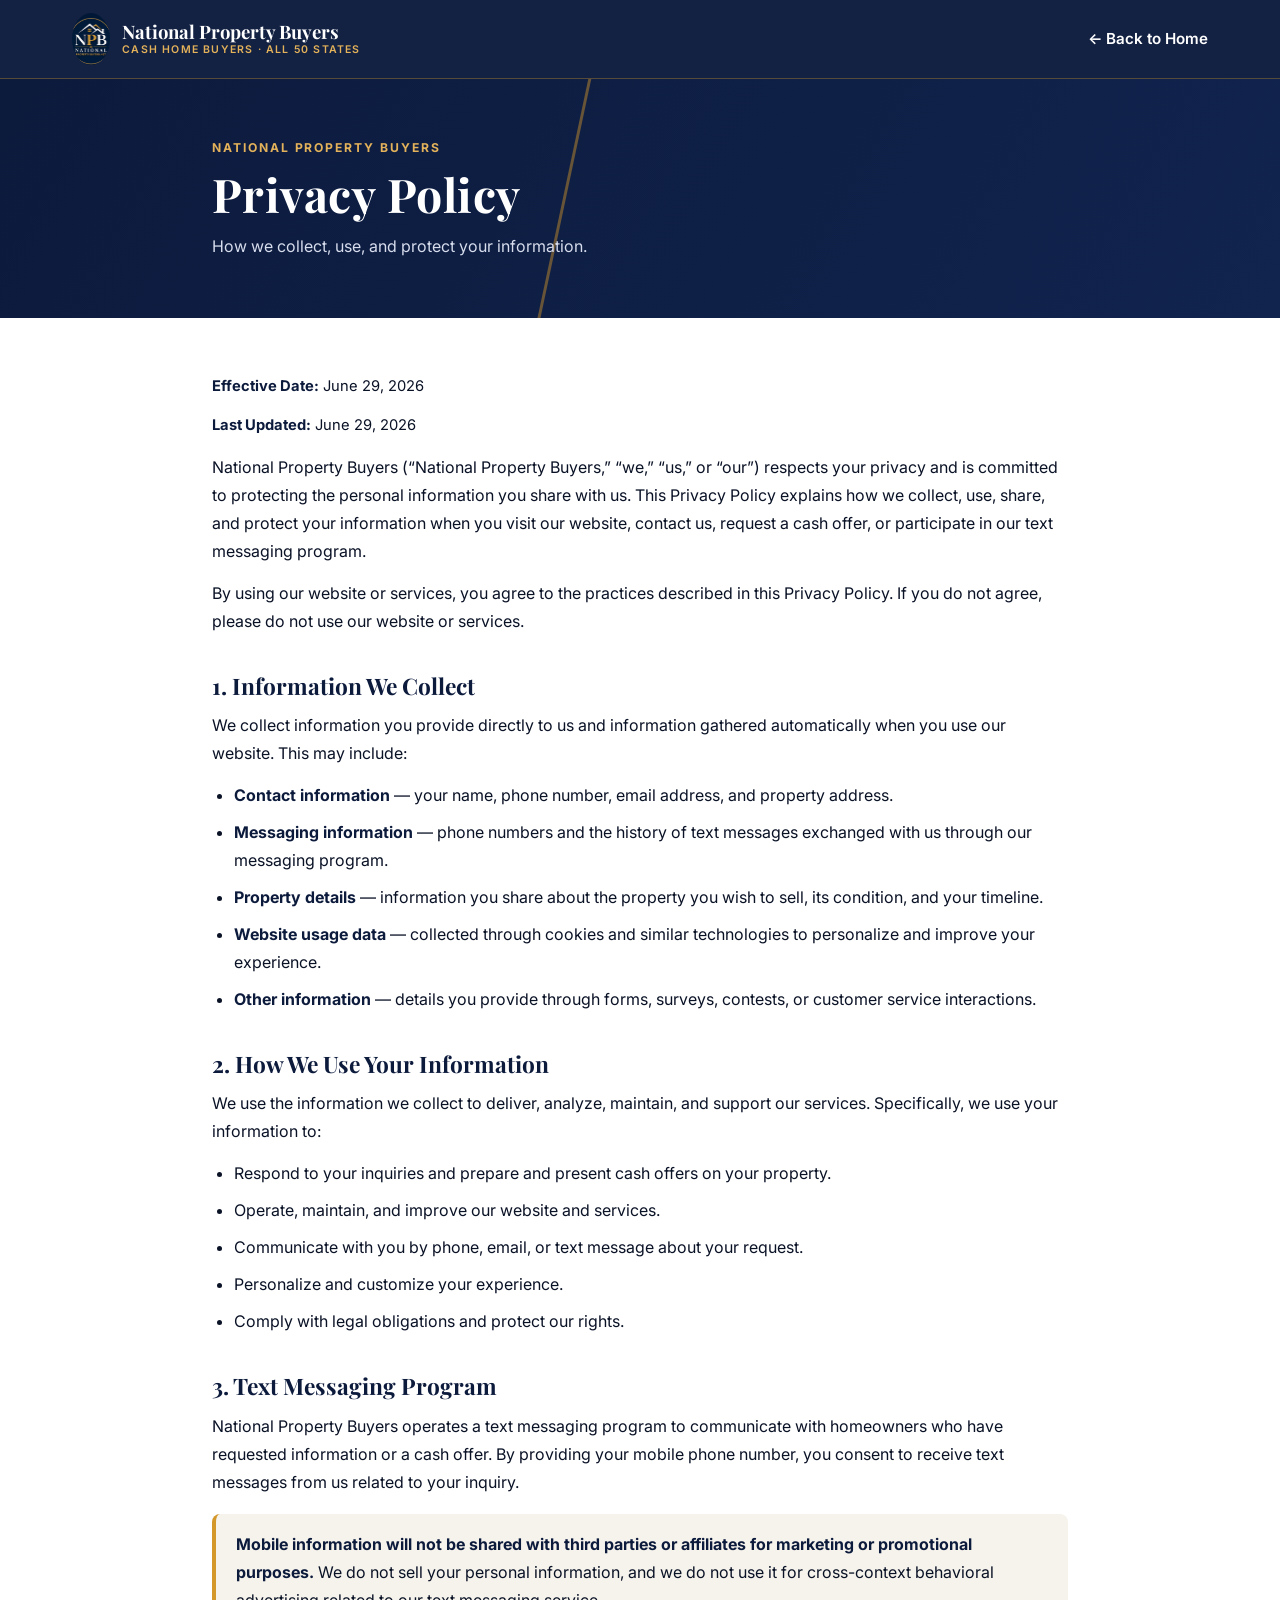
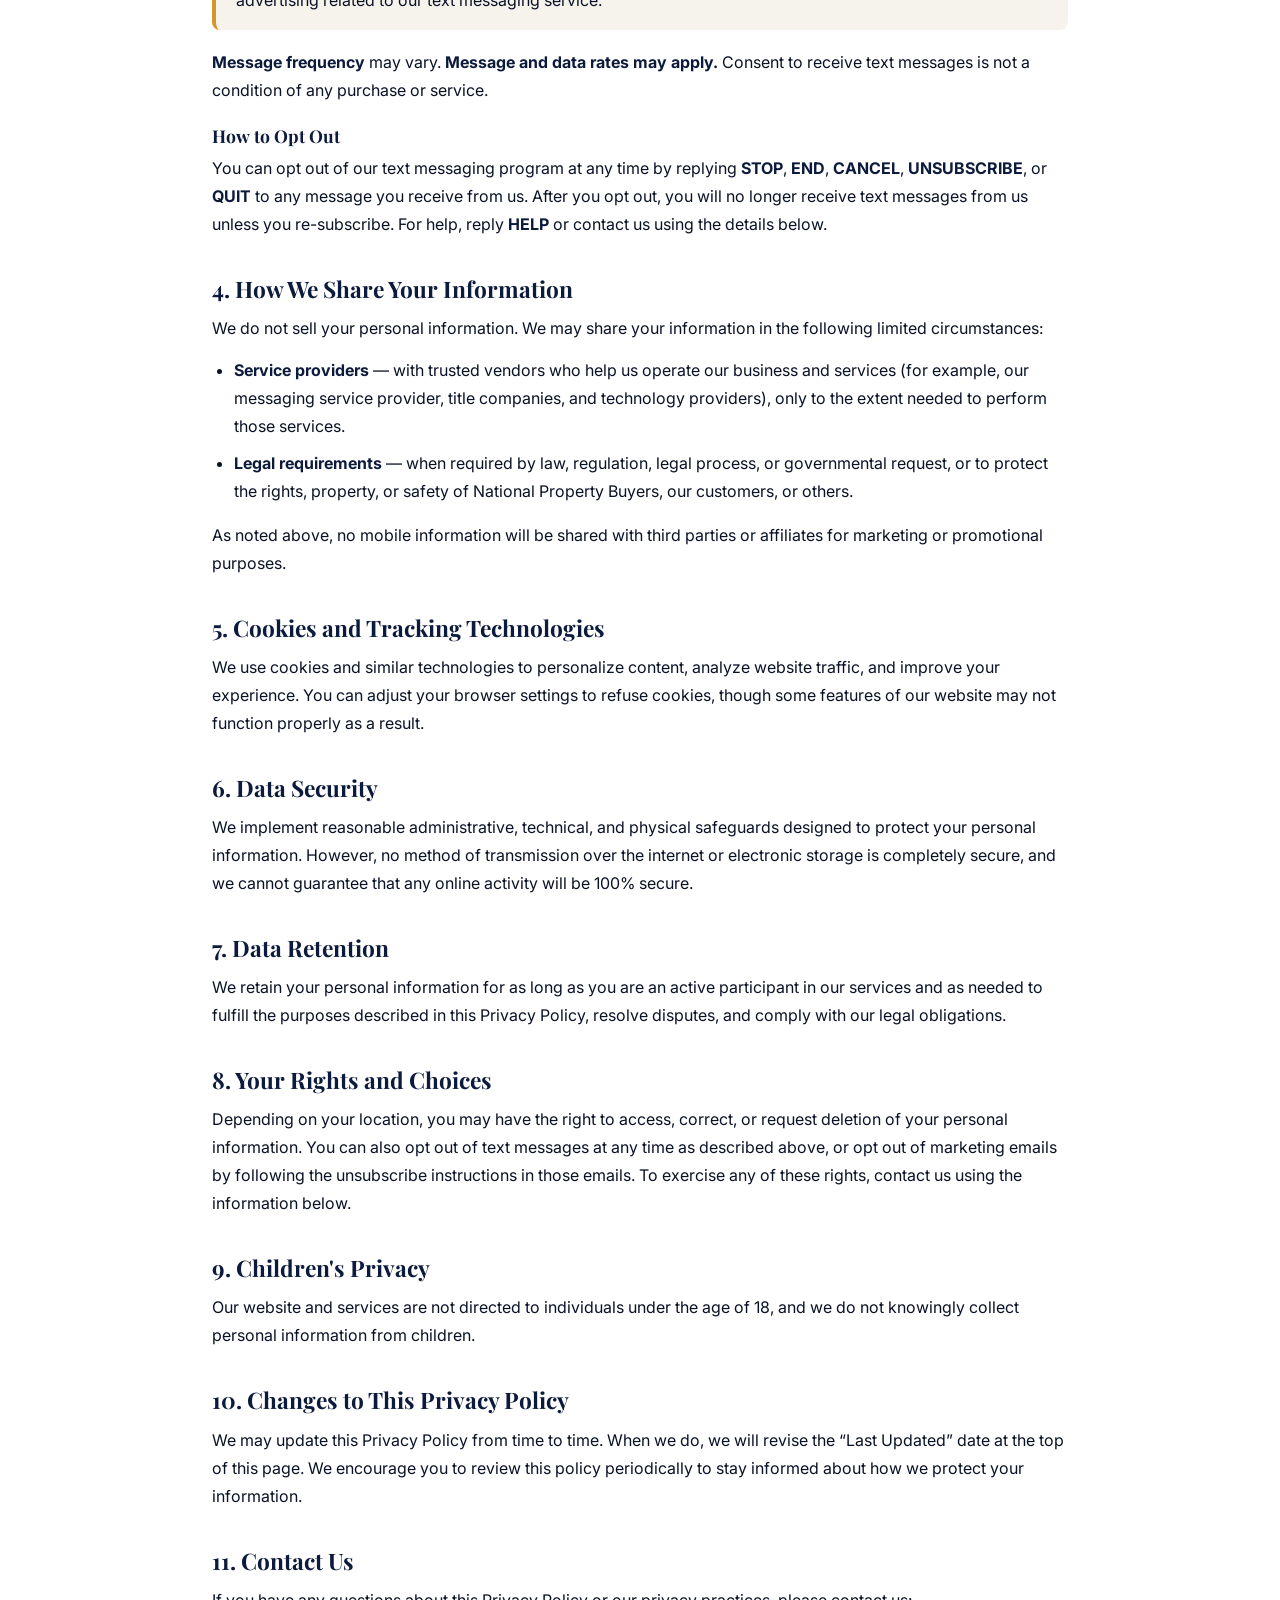
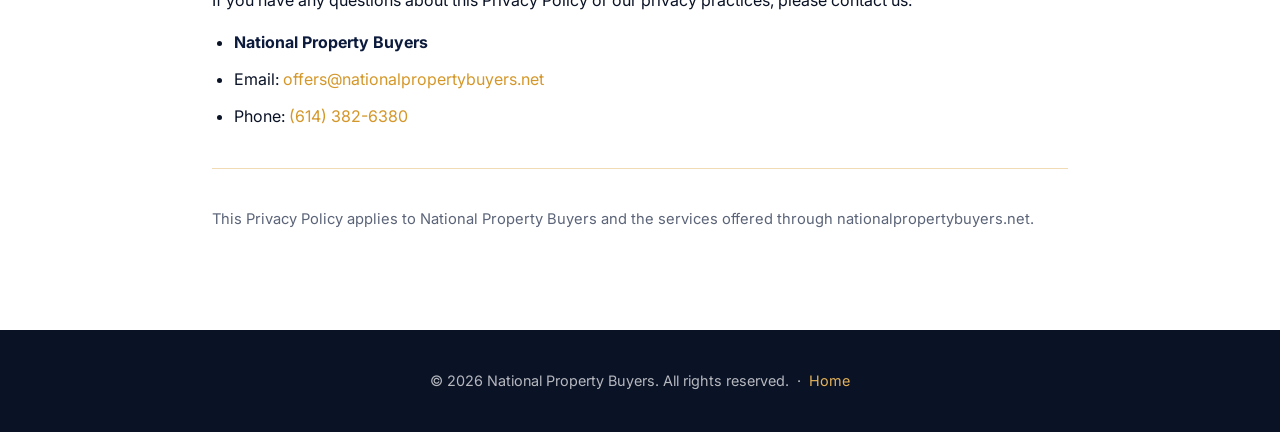
<file: national-property-buyers/privacy-policy.html>
<!DOCTYPE html>
<html lang="en">
<head>
  <meta charset="UTF-8" />
  <meta name="viewport" content="width=device-width, initial-scale=1.0" />
  <title>Privacy Policy — National Property Buyers</title>
  <meta name="description" content="Privacy Policy for National Property Buyers, including how we collect, use, and protect your information and our text messaging program." />

  <link rel="preconnect" href="https://fonts.googleapis.com" />
  <link rel="preconnect" href="https://fonts.gstatic.com" crossorigin />
  <link href="https://fonts.googleapis.com/css2?family=Inter:wght@400;500;600;700;800&family=Playfair+Display:wght@600;700;800&display=swap" rel="stylesheet" />

  <style>
    :root {
      --navy: #0c1a3c;
      --navy-2: #11244e;
      --gold: #d4972a;
      --gold-soft: #e3b25a;
      --ink: #0a1226;
      --cream: #f6f3ec;
      --paper: #ffffff;
      --muted: #5b6478;
      --line: rgba(212, 151, 42, .35);
      --maxw: 900px;
      --serif: "Playfair Display", Georgia, "Times New Roman", serif;
      --sans: "Inter", system-ui, -apple-system, Segoe UI, Roboto, Arial, sans-serif;
    }
    * { box-sizing: border-box; margin: 0; padding: 0; }
    html { scroll-behavior: smooth; }
    body { font-family: var(--sans); color: var(--ink); line-height: 1.75; -webkit-font-smoothing: antialiased; background: var(--paper); }
    h1, h2, h3 { font-family: var(--serif); line-height: 1.15; font-weight: 700; }
    a { color: var(--gold); text-decoration: none; }
    a:hover { text-decoration: underline; }
    .wrap { width: 100%; max-width: var(--maxw); margin: 0 auto; padding: 0 22px; }

    /* Header */
    header { background: rgba(12,26,60,.97); border-bottom: 1px solid var(--line); position: sticky; top: 0; z-index: 50; backdrop-filter: blur(8px); }
    .nav { display: flex; align-items: center; justify-content: space-between; height: 78px; max-width: 1180px; margin: 0 auto; padding: 0 22px; }
    .brand { display: flex; align-items: center; gap: 12px; color: #fff; }
    .brand img { height: 52px; width: auto; border-radius: 50%; }
    .brand .bname { font-family: var(--serif); font-weight: 700; font-size: 1.16rem; line-height: 1.1; }
    .brand .bname small { display: block; font-family: var(--sans); font-size: .66rem; font-weight: 600; color: var(--gold-soft); letter-spacing: 1.2px; text-transform: uppercase; margin-top: 2px; }
    .back { font-family: var(--sans); font-weight: 600; color: #fff; font-size: .95rem; }
    .back:hover { color: var(--gold); text-decoration: none; }

    /* Hero strip */
    .page-hero { position: relative; overflow: hidden; background: linear-gradient(120deg, var(--navy) 0%, var(--navy-2) 100%); color: #fff; padding: 58px 0; }
    .page-hero::after { content: ""; position: absolute; left: -6%; top: -30%; width: 50%; height: 160%; border-right: 3px solid var(--gold); transform: skewX(-12deg); opacity: .45; }
    .page-hero .wrap { position: relative; z-index: 2; }
    .page-hero .eyebrow { font-family: var(--sans); text-transform: uppercase; letter-spacing: .16em; font-size: .76rem; font-weight: 700; color: var(--gold-soft); margin-bottom: 10px; display: block; }
    .page-hero h1 { font-size: clamp(2rem, 4vw, 2.9rem); letter-spacing: .01em; }
    .page-hero p { font-family: var(--sans); margin-top: 10px; color: #d7dded; }

    /* Body */
    .content { padding: 56px 0 84px; }
    .content h2 { color: var(--navy); font-size: 1.42rem; margin: 38px 0 12px; }
    .content h3 { color: var(--navy); font-size: 1.1rem; margin: 22px 0 8px; }
    .content p { margin: 0 0 14px; color: var(--ink); }
    .content ul { margin: 0 0 16px 22px; }
    .content li { margin-bottom: 9px; }
    .content strong { color: var(--navy); }
    .callout { background: var(--cream); border-left: 4px solid var(--gold); border-radius: 8px; padding: 16px 20px; margin: 18px 0; }
    .meta { color: var(--muted); font-size: .92rem; margin-bottom: 8px; }
    hr { border: 0; border-top: 1px solid var(--line); margin: 38px 0; }

    /* Footer */
    footer { background: var(--ink); color: rgba(255,255,255,.7); padding: 38px 0; text-align: center; font-size: .9rem; font-family: var(--sans); }
    footer a { color: var(--gold-soft); }

    @media (max-width: 600px) { .back { display: none; } }
  </style>
</head>
<body>

  <header>
    <div class="nav">
      <a href="index.html" class="brand">
        <img src="assets/img/npb-logo.png" alt="National Property Buyers logo" />
        <span class="bname">National Property Buyers<small>Cash Home Buyers · All 50 States</small></span>
      </a>
      <a href="index.html" class="back">&larr; Back to Home</a>
    </div>
  </header>

  <section class="page-hero">
    <div class="wrap">
      <span class="eyebrow">National Property Buyers</span>
      <h1>Privacy Policy</h1>
      <p>How we collect, use, and protect your information.</p>
    </div>
  </section>

  <main class="content">
    <div class="wrap">
      <p class="meta"><strong>Effective Date:</strong> June 29, 2026</p>
      <p class="meta"><strong>Last Updated:</strong> June 29, 2026</p>

      <p>National Property Buyers (&ldquo;National Property Buyers,&rdquo; &ldquo;we,&rdquo; &ldquo;us,&rdquo; or &ldquo;our&rdquo;) respects your privacy and is committed to protecting the personal information you share with us. This Privacy Policy explains how we collect, use, share, and protect your information when you visit our website, contact us, request a cash offer, or participate in our text messaging program.</p>

      <p>By using our website or services, you agree to the practices described in this Privacy Policy. If you do not agree, please do not use our website or services.</p>

      <h2>1. Information We Collect</h2>
      <p>We collect information you provide directly to us and information gathered automatically when you use our website. This may include:</p>
      <ul>
        <li><strong>Contact information</strong> — your name, phone number, email address, and property address.</li>
        <li><strong>Messaging information</strong> — phone numbers and the history of text messages exchanged with us through our messaging program.</li>
        <li><strong>Property details</strong> — information you share about the property you wish to sell, its condition, and your timeline.</li>
        <li><strong>Website usage data</strong> — collected through cookies and similar technologies to personalize and improve your experience.</li>
        <li><strong>Other information</strong> — details you provide through forms, surveys, contests, or customer service interactions.</li>
      </ul>

      <h2>2. How We Use Your Information</h2>
      <p>We use the information we collect to deliver, analyze, maintain, and support our services. Specifically, we use your information to:</p>
      <ul>
        <li>Respond to your inquiries and prepare and present cash offers on your property.</li>
        <li>Operate, maintain, and improve our website and services.</li>
        <li>Communicate with you by phone, email, or text message about your request.</li>
        <li>Personalize and customize your experience.</li>
        <li>Comply with legal obligations and protect our rights.</li>
      </ul>

      <h2>3. Text Messaging Program</h2>
      <p>National Property Buyers operates a text messaging program to communicate with homeowners who have requested information or a cash offer. By providing your mobile phone number, you consent to receive text messages from us related to your inquiry.</p>
      <div class="callout">
        <p style="margin:0;"><strong>Mobile information will not be shared with third parties or affiliates for marketing or promotional purposes.</strong> We do not sell your personal information, and we do not use it for cross-context behavioral advertising related to our text messaging service.</p>
      </div>
      <p><strong>Message frequency</strong> may vary. <strong>Message and data rates may apply.</strong> Consent to receive text messages is not a condition of any purchase or service.</p>
      <h3>How to Opt Out</h3>
      <p>You can opt out of our text messaging program at any time by replying <strong>STOP</strong>, <strong>END</strong>, <strong>CANCEL</strong>, <strong>UNSUBSCRIBE</strong>, or <strong>QUIT</strong> to any message you receive from us. After you opt out, you will no longer receive text messages from us unless you re-subscribe. For help, reply <strong>HELP</strong> or contact us using the details below.</p>

      <h2>4. How We Share Your Information</h2>
      <p>We do not sell your personal information. We may share your information in the following limited circumstances:</p>
      <ul>
        <li><strong>Service providers</strong> — with trusted vendors who help us operate our business and services (for example, our messaging service provider, title companies, and technology providers), only to the extent needed to perform those services.</li>
        <li><strong>Legal requirements</strong> — when required by law, regulation, legal process, or governmental request, or to protect the rights, property, or safety of National Property Buyers, our customers, or others.</li>
      </ul>
      <p>As noted above, no mobile information will be shared with third parties or affiliates for marketing or promotional purposes.</p>

      <h2>5. Cookies and Tracking Technologies</h2>
      <p>We use cookies and similar technologies to personalize content, analyze website traffic, and improve your experience. You can adjust your browser settings to refuse cookies, though some features of our website may not function properly as a result.</p>

      <h2>6. Data Security</h2>
      <p>We implement reasonable administrative, technical, and physical safeguards designed to protect your personal information. However, no method of transmission over the internet or electronic storage is completely secure, and we cannot guarantee that any online activity will be 100% secure.</p>

      <h2>7. Data Retention</h2>
      <p>We retain your personal information for as long as you are an active participant in our services and as needed to fulfill the purposes described in this Privacy Policy, resolve disputes, and comply with our legal obligations.</p>

      <h2>8. Your Rights and Choices</h2>
      <p>Depending on your location, you may have the right to access, correct, or request deletion of your personal information. You can also opt out of text messages at any time as described above, or opt out of marketing emails by following the unsubscribe instructions in those emails. To exercise any of these rights, contact us using the information below.</p>

      <h2>9. Children's Privacy</h2>
      <p>Our website and services are not directed to individuals under the age of 18, and we do not knowingly collect personal information from children.</p>

      <h2>10. Changes to This Privacy Policy</h2>
      <p>We may update this Privacy Policy from time to time. When we do, we will revise the &ldquo;Last Updated&rdquo; date at the top of this page. We encourage you to review this policy periodically to stay informed about how we protect your information.</p>

      <h2>11. Contact Us</h2>
      <p>If you have any questions about this Privacy Policy or our privacy practices, please contact us:</p>
      <ul>
        <li><strong>National Property Buyers</strong></li>
        <li>Email: <a href="mailto:offers@nationalpropertybuyers.net">offers@nationalpropertybuyers.net</a></li>
        <li>Phone: <a href="tel:+16143826380">(614) 382-6380</a></li>
      </ul>

      <hr />
      <p style="color:var(--muted);font-size:.92rem;">This Privacy Policy applies to National Property Buyers and the services offered through nationalpropertybuyers.net.</p>
    </div>
  </main>

  <footer>
    <div class="wrap">
      &copy; <span id="year"></span> National Property Buyers. All rights reserved. &nbsp;·&nbsp; <a href="index.html">Home</a>
    </div>
  </footer>

  <script>document.getElementById('year').textContent = new Date().getFullYear();</script>
</body>
</html>
</file>
